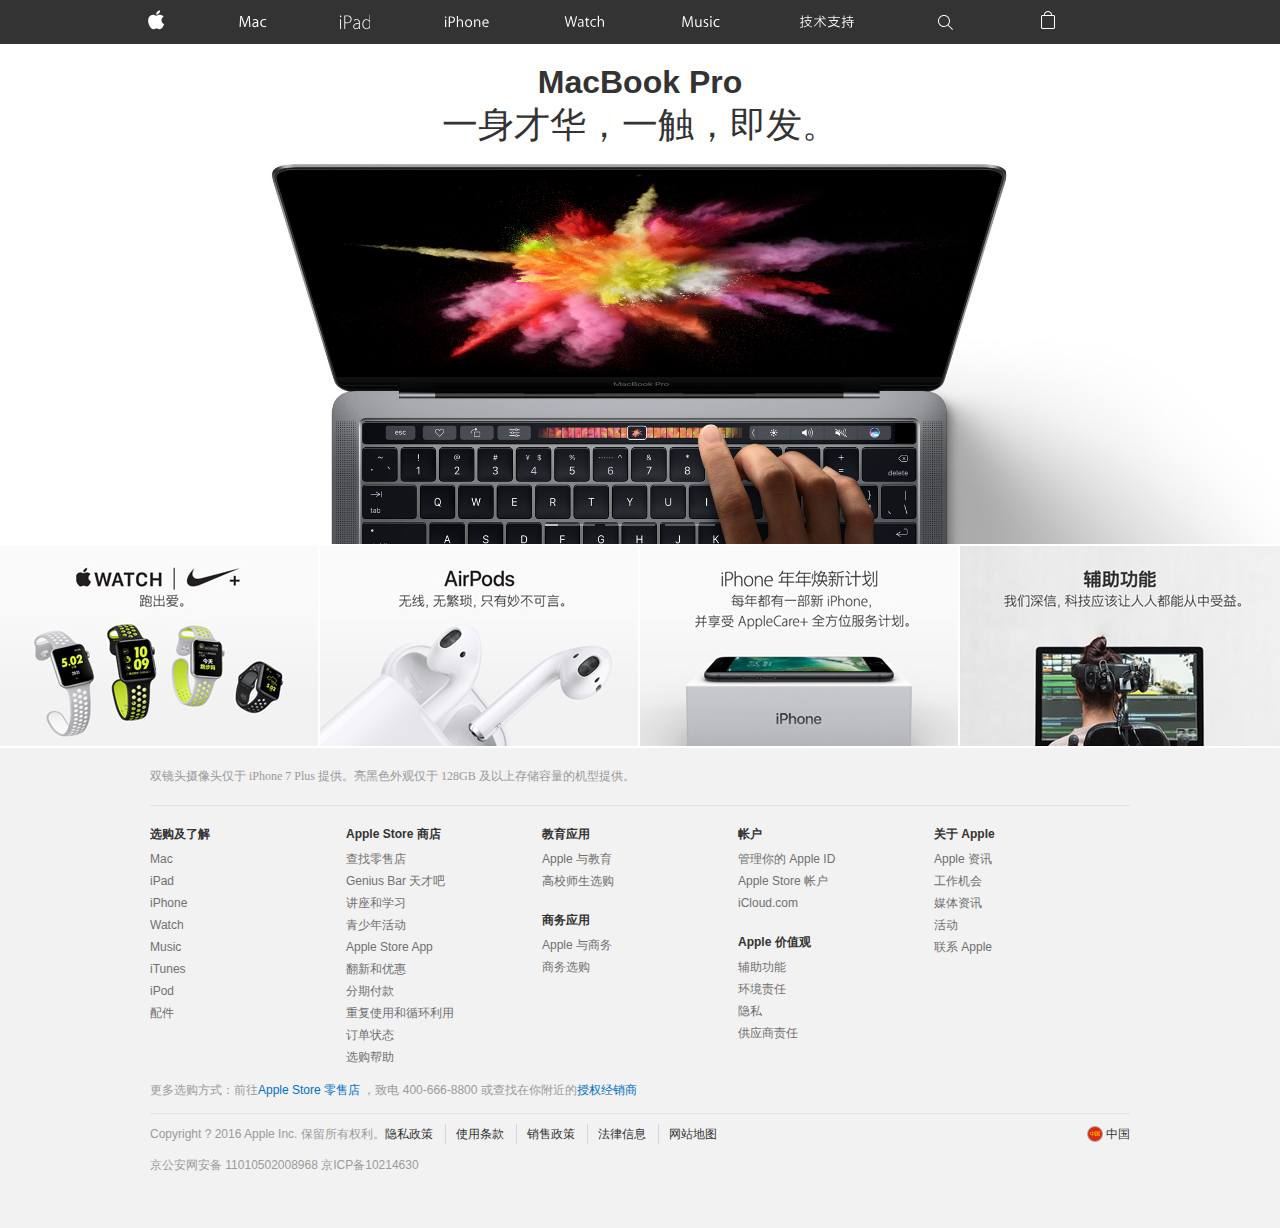
<file: apple/index.html>
<!doctype html>
<html lang="en">
<head>
    <meta charset="UTF-8">
    <meta name="viewport"
          content="width=device-width, user-scalable=no, initial-scale=1.0, maximum-scale=1.0, minimum-scale=1.0">
    <meta http-equiv="X-UA-Compatible" content="ie=edge">
    <title>Document</title>
    <link rel="stylesheet" href="css/index.css">
    <link rel="stylesheet" href="css/less.css">
    <script src="js/jquery.js"></script>
    <script src="js/index.js"></script>
</head>
<body>
    <!--<div class="header_ad">-->
        <!--<div class="adv">广告</div>-->
    <!--</div>-->
    <div class="header">
        <ul class="nav">
            <li><a href="" class="nav_apple"></a></li>
            <li><a href="" class="nav_mac"></a></li>
            <li><a href="" class="nav_ipad"></a></li>
            <li><a href="" class="nav_iphone"></a></li>
            <li><a href="" class="nav_watch"></a></li>
            <li><a href="" class="nav_music"></a></li>
            <li><a href="" class="nav_jishu"></a></li>
            <li><a href="" class="search"></a></li>
            <li><a href="" class="lock"></a></li>
        </ul>
    </div>
    <div class="header1">
        <ul class="nav">
            <li style="color:#fff;font-size: 40px" class="xiala_btn">=</li>
            <li><a href="" class="nav_apple"></a></li>
            <li><a href="" class="lock"></a></li>
        </ul>
    </div>
    <ul class="xiala">
        <li><a href="" class="xiala_1"></a></li>
        <li><a href="" class="xiala_2"></a></li>
        <li><a href="" class="xiala_3"></a></li>
        <li><a href="" class="xiala_4"></a></li>
        <li><a href="" class="xiala_5"></a></li>
        <li><a href="" class="xiala_6"></a></li>
        <li><a href="" class="xiala_7"></a></li>
        <li><a href="" class="xiala_8"></a></li>
    </ul>
    <div class="content">
        <div class="banner">
            <div class="imgbox">
                <a href="" style="z-index:2">
                    <div class="con">
                        <div class="title">
                            <h1>MacBook Pro</h1>
                            <h2>一身才华，一触，即发。</h2>
                        </div>
                    </div>
                </a>
                <a href="">
                    <div class="con1">
                        <div class="title title1">
                            <h1>iPhone</h1>
                            <h2>&nbsp;&nbsp;This is 7.</h2>
                        </div>
                    </div>
                </a>
                <a href="">
                    <div class="con2">
                        <div class="title title1">
                            <h1>Apple Special Event</h1>
                            <h2>Watch the keynote.</h2>
                        </div>
                    </div>
                </a>
            </div>
            <div class="btn lbtn">
                <div class="jt ljt"><</div>
            </div>
            <div class="btn rbtn">
                <div class="jt rjt">></div>
            </div>
            <ul class="lunbodian">
                <li><div class="progress"></div></li>
                <li><div class="progress"></div></li>
                <li><div class="progress"></div></li>
            </ul>
        </div>
        <div class="container" style="">
            <ul class="row">
                <li class="col-l-3 col-m-6 col-s-12"><a href="" class="list1 col-l-3 col-m-6 col-s-12"></a></li>
                <li class="col-l-3 col-m-6 col-s-12"><a href="" class="list2 col-l-3 col-m-6 col-s-12"></a></li>
                <li class="col-l-3 col-m-6 col-s-12"><a href="" class="list3 col-l-3 col-m-6 col-s-12"></a></li>
                <li style="border-right:none" class="col-l-3 col-m-6 col-s-12"><a href="" class="list4 col-l-3 col-m-6 col-s-12"></a></li>
            </ul>
        </div>
    </div>
    <div class="footer">
        <div class="footer_t">双镜头摄像头仅于 iPhone 7 Plus 提供。亮黑色外观仅于 128GB 及以上存储容量的机型提供。</div>
        <div class="footer_nav">
            <div class="footer_nav_ap">
                <span>选购及了解</span>
                <ul>
                    <li><a href="">Mac</a></li>
                    <li><a href="">iPad</a></li>
                    <li><a href="">iPhone</a></li>
                    <li><a href="">Watch</a></li>
                    <li><a href="">Music</a></li>
                    <li><a href="">iTunes</a></li>
                    <li><a href="">iPod</a></li>
                    <li><a href="">配件</a></li>
                </ul>
            </div>
            <div class="footer_nav_ap">
                <span>Apple Store 商店</span>
                <ul>
                    <li><a href="">查找零售店</a></li>
                    <li><a href="">Genius Bar 天才吧</a></li>
                    <li><a href="">讲座和学习</a></li>
                    <li><a href="">青少年活动</a></li>
                    <li><a href="">Apple Store App</a></li>
                    <li><a href="">翻新和优惠</a></li>
                    <li><a href="">分期付款</a></li>
                    <li><a href="">重复使用和循环利用</a></li>
                    <li><a href="">订单状态</a></li>
                    <li><a href="">选购帮助</a></li>
                </ul>
            </div>
            <div class="footer_nav_ap">
                <span>教育应用</span>
                <ul>
                    <li><a href="">Apple 与教育</a></li>
                    <li><a href="">高校师生选购</a></li>
                </ul>
                <span>商务应用</span>
                <ul>
                    <li><a href="">Apple 与商务</a></li>
                    <li><a href="">商务选购</a></li>
                </ul>
            </div>
            <div class="footer_nav_ap">
                <span>帐户</span>
                <ul>
                    <li><a href="">管理你的 Apple ID</a></li>
                    <li><a href="">Apple Store 帐户</a></li>
                    <li><a href="">iCloud.com</a></li>
                </ul>
                <span>Apple 价值观</span>
                <ul>
                    <li><a href="">辅助功能</a></li>
                    <li><a href="">环境责任</a></li>
                    <li><a href="">隐私</a></li>
                    <li><a href="">供应商责任</a></li>
                </ul>
            </div>
            <div class="footer_nav_ap">
                <span>关于 Apple</span>
                <ul>
                    <li><a href="">Apple 资讯</a></li>
                    <li><a href="">工作机会</a></li>
                    <li><a href="">媒体资讯</a></li>
                    <li><a href="">活动</a></li>
                    <li><a href="">联系 Apple</a></li>
                </ul>
            </div>
        </div>
        <div class="footer_nav1">
            <div class="footer_nav_ap1">
                <span>选购及了解 <i style="float: right;font-size: 15px">+</i></span>
                <ul>
                    <li><a href="">Mac</a></li>
                    <li><a href="">iPad</a></li>
                    <li><a href="">iPhone</a></li>
                    <li><a href="">Watch</a></li>
                    <li><a href="">Music</a></li>
                    <li><a href="">iTunes</a></li>
                    <li><a href="">iPod</a></li>
                    <li><a href="">配件</a></li>
                </ul>
            </div>
            <div class="footer_nav_ap1">
                <span>Apple Store 商店 <i style="float: right;font-size: 15px">+</i></span>
                <ul>
                    <li><a href="">查找零售店</a></li>
                    <li><a href="">Genius Bar 天才吧</a></li>
                    <li><a href="">讲座和学习</a></li>
                    <li><a href="">青少年活动</a></li>
                    <li><a href="">Apple Store App</a></li>
                    <li><a href="">翻新和优惠</a></li>
                    <li><a href="">分期付款</a></li>
                    <li><a href="">重复使用和循环利用</a></li>
                    <li><a href="">订单状态</a></li>
                    <li><a href="">选购帮助</a></li>
                </ul>
            </div>
            <div class="footer_nav_ap1">
                <span>教育应用<i style="float: right;font-size: 15px">+</i></span>
                <ul>
                    <li><a href="">Apple 与教育</a></li>
                    <li><a href="">高校师生选购</a></li>
                </ul>
                </div>
            <div class="footer_nav_ap1">
                <span>商务应用 <i style="float: right;font-size: 15px">+</i></span>
                <ul>
                    <li><a href="">Apple 与商务</a></li>
                    <li><a href="">商务选购</a></li>
                </ul>
            </div>
            <div class="footer_nav_ap1">
                <span>帐户 <i style="float: right;font-size: 15px">+</i></span>
                <ul>
                    <li><a href="">管理你的 Apple ID</a></li>
                    <li><a href="">Apple Store 帐户</a></li>
                    <li><a href="">iCloud.com</a></li>
                </ul>
            </div>
            <div class="footer_nav_ap1">
                <span>Apple 价值观 <i style="float: right;font-size: 15px">+</i></span>
                <ul>
                    <li><a href="">辅助功能</a></li>
                    <li><a href="">环境责任</a></li>
                    <li><a href="">隐私</a></li>
                    <li><a href="">供应商责任</a></li>
                </ul>
            </div>
            <div class="footer_nav_ap1">
                <span>关于 Apple <i style="float: right;font-size: 15px">+</i></span>
                <ul>
                    <li><a href="">Apple 资讯</a></li>
                    <li><a href="">工作机会</a></li>
                    <li><a href="">媒体资讯</a></li>
                    <li><a href="">活动</a></li>
                    <li><a href="">联系 Apple</a></li>
                </ul>
            </div>
        </div>
        <div class="footer_info">
            <div class="footer_shop">更多选购方式：前往<a href="">Apple Store 零售店</a>
                ，致电 400-666-8800 或查找在你附近的<a href="">授权经销商</a>
            </div>
            <div class="footer_about">
                <div class="banquan col-s-12">Copyright ? 2016 Apple Inc. 保留所有权利。</div>
                <div class="more col-s-12">
                    <a href="">隐私政策</a>
                    <a href="">使用条款</a>
                    <a href="">销售政策</a>
                    <a href="">法律信息</a>
                    <a href="" style="border-right:none">网站地图</a>
                </div>
                <div class="china col-s-12">
                    <a href="" style="line-height: 20px">
                        <span class="china_img"></span>&nbsp;中国
                    </a>
                </div>
            </div>
            <div class="footer_last">
                <span>京公安网安备 11010502008968</span>
                <a href="">京ICP备10214630</a>
            </div>
        </div>
    </div>
</body>
</html>
</file>
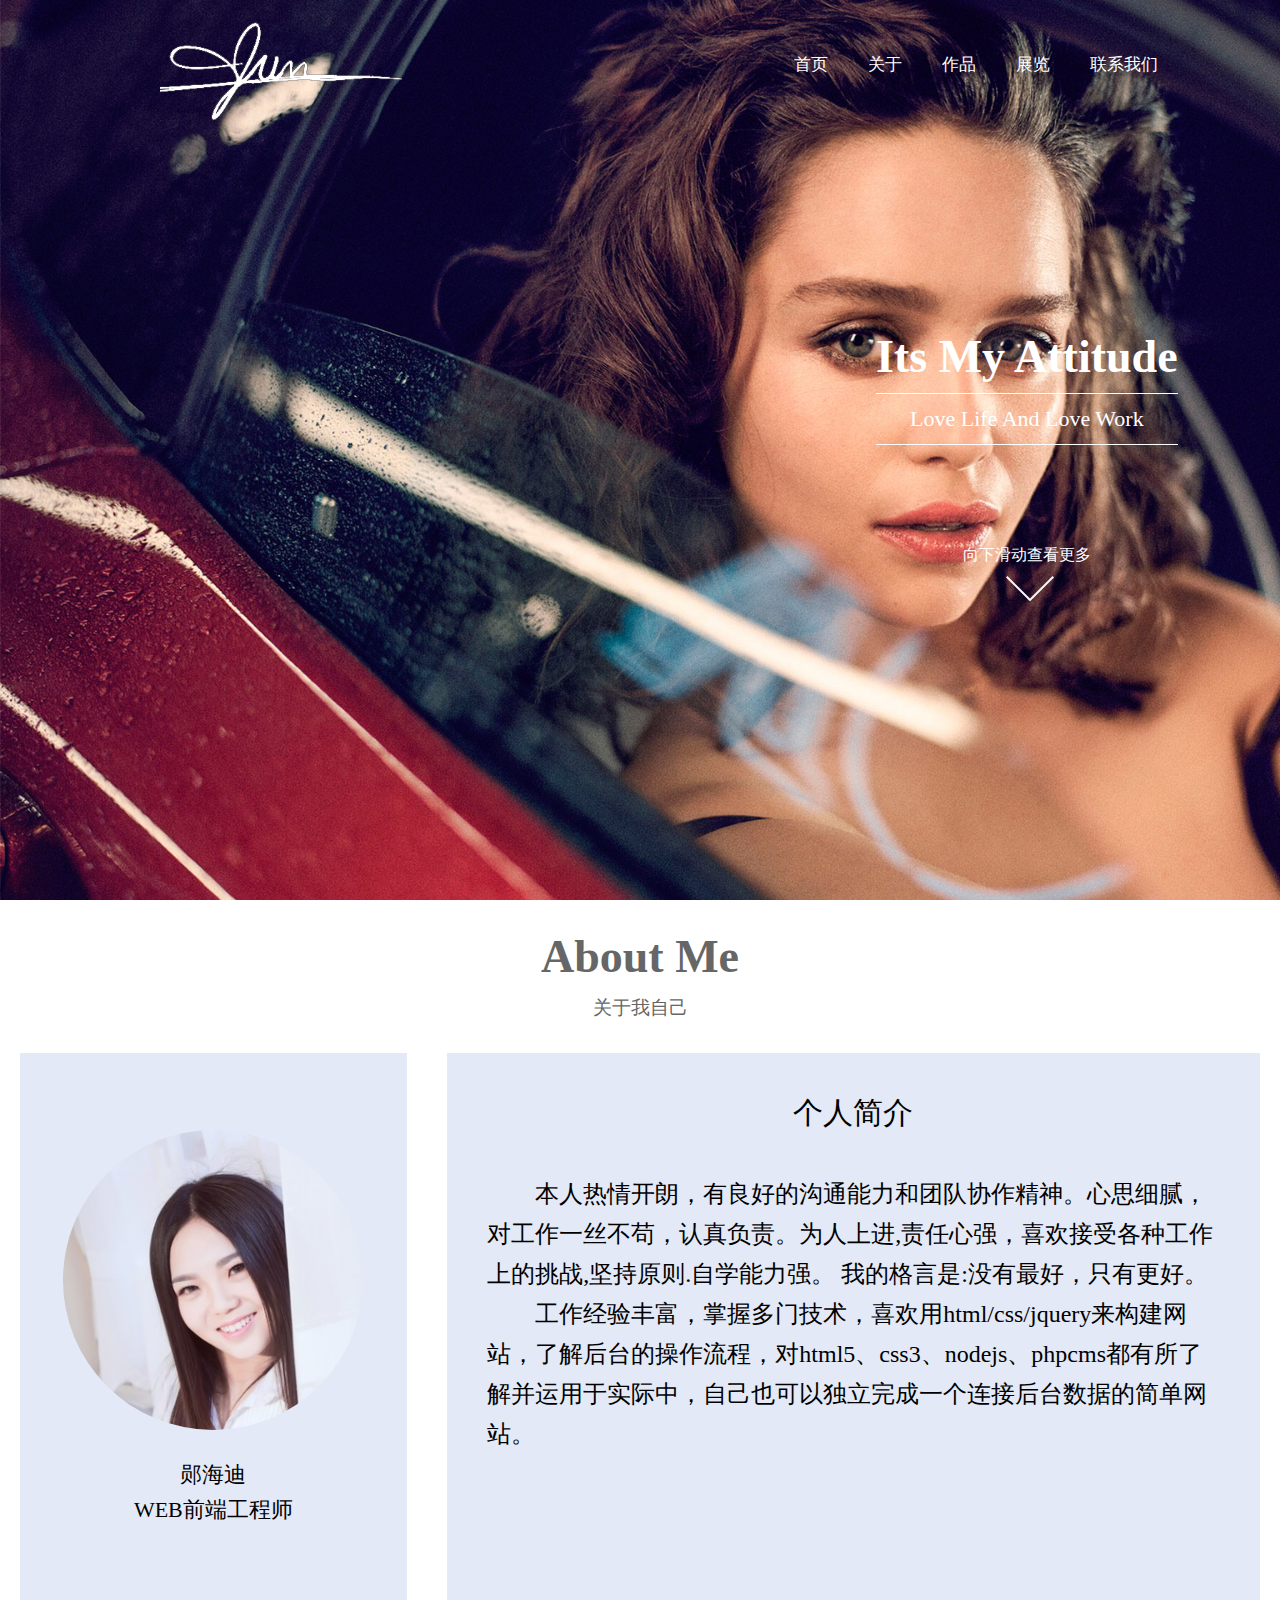
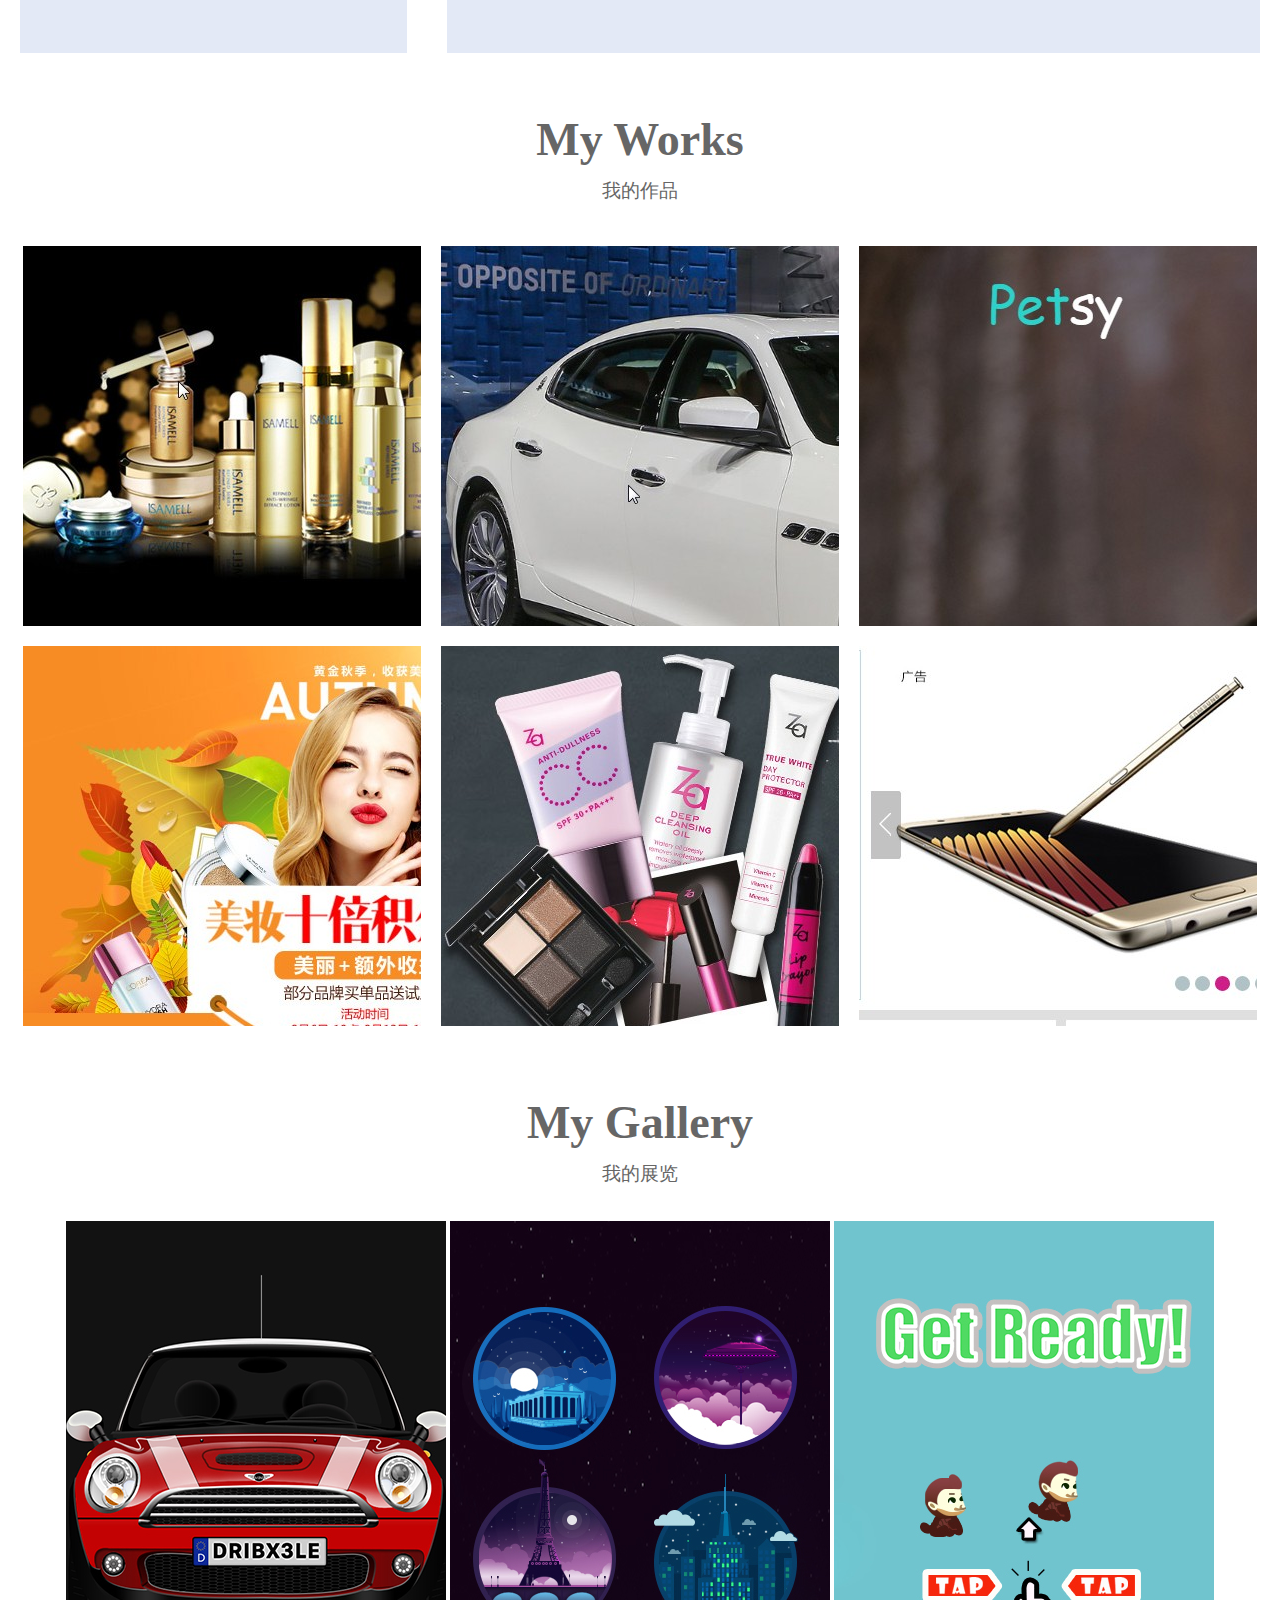
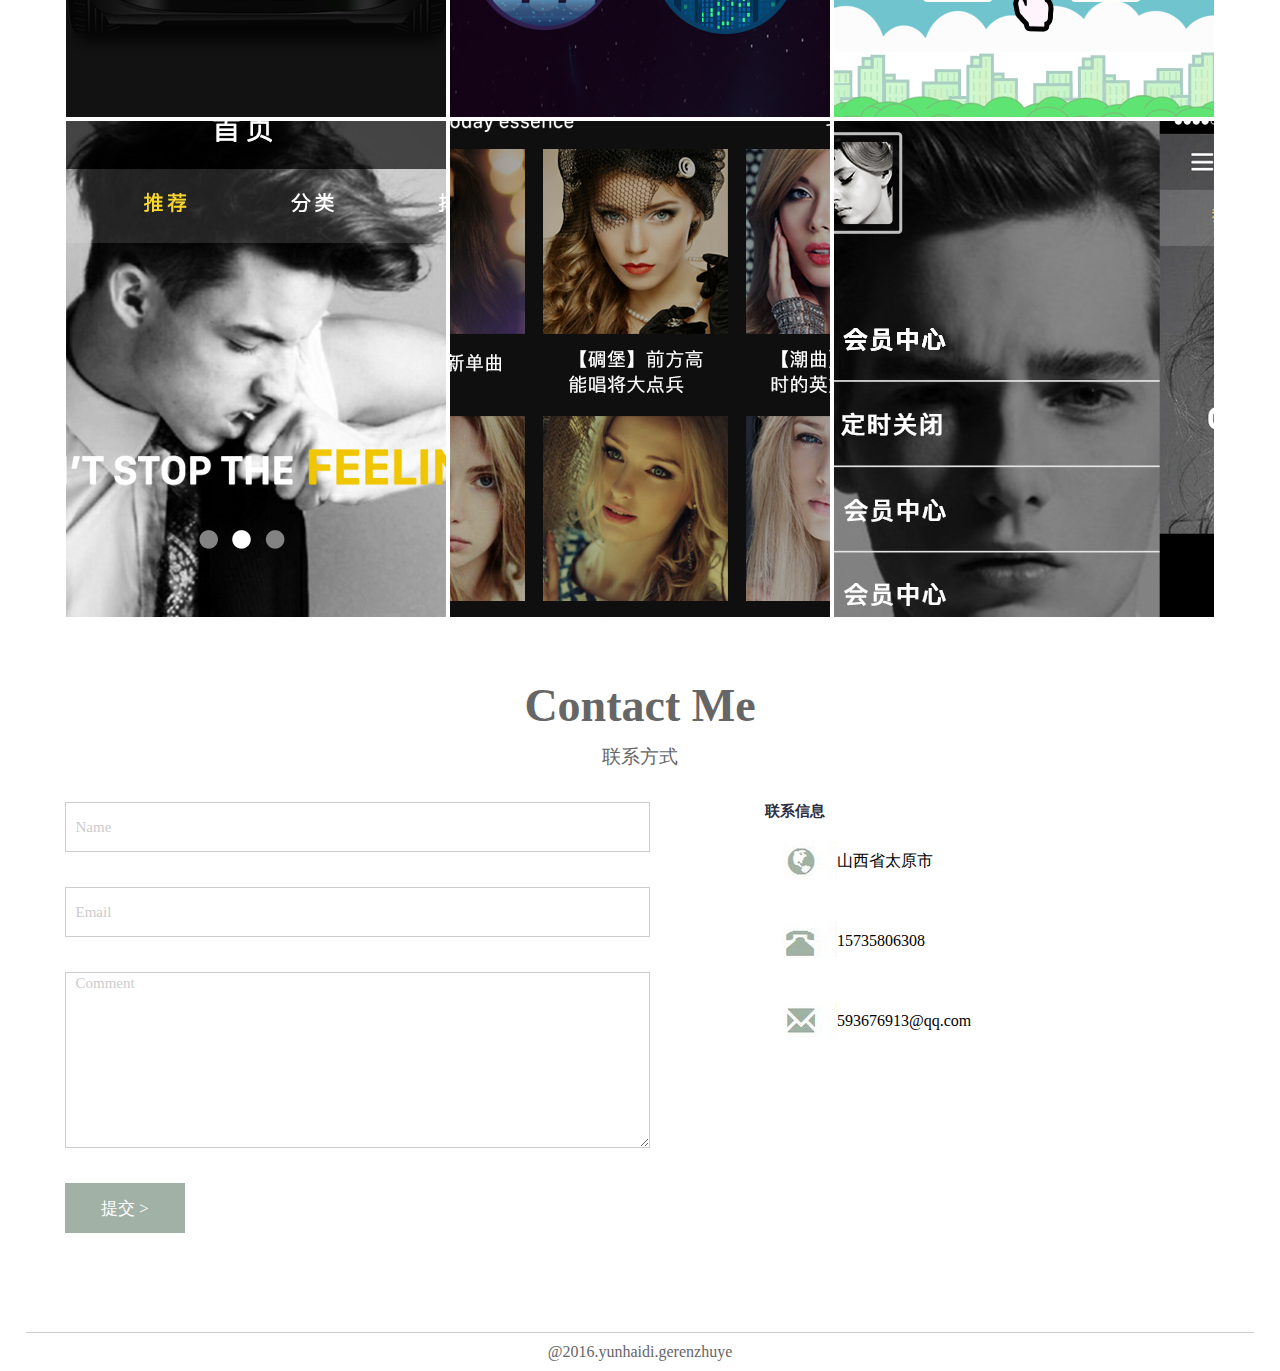
<file: personal/index.html>
<!doctype html>
<html lang="en">
<head>
    <meta charset="UTF-8">
    <meta name="viewport"
          content="width=device-width, user-scalable=no, initial-scale=1.0, maximum-scale=1.0, minimum-scale=1.0">
    <meta http-equiv="X-UA-Compatible" content="ie=edge">
    <title>Document</title>
    <link rel="stylesheet" href="css/index.css">
    <link rel="stylesheet" href="css/in.css">
    <script src="js/jquery.js"></script>
    <script src="js/index.js"></script>
</head>
<body>
<!--头部-->
<div class="background"></div>
<div class="header">
    <div class="logo"></div>
    <ul class="nav">
        <li><a href="">首页</a></li>
        <li class="a"><a href="#">关于</a></li>
        <li class="b"><a href="#">作品</a></li>
        <li class="c"><a href="#">展览</a></li>
        <li class="d"><a href="#">联系我们</a></li>
    </ul>
</div>
<div class="my"><div class="titles">Its My Attitude</div>
    <div class="con">Love Life And Love Work</div>
    <div class="xia">向下滑动查看更多</div>
</div>
<!--内容-->
<!--关于-->
<div class="about">
    <div class="aboutme">
        <div class="title_e">About Me</div>
        <div class="title">关于我自己</div>
    </div>
    <div class="container aboutcon" style="width: 100%">
        <div class="row">
            <div class="left col-l-4 col-m-12 col-s-12">
                <div class="color1">
                    <div class="toux">
                        <img src="img/2016-11-13_222214.jpg" alt="" width="350px">
                    </div>
                    <span class="name">郧海迪</span>
                    <span class="zhi">WEB前端工程师</span>
                </div>
            </div>
            <div class="right col-l-8 col-m-12 col-s-12">
                <div class="color2">
                    <span class="w1">个人简介</span>
                    <span class="w2">本人热情开朗，有良好的沟通能力和团队协作精神。心思细腻，对工作一丝不苟，认真负责。为人上进,责任心强，喜欢接受各种工作上的挑战,坚持原则.自学能力强。
我的格言是:没有最好，只有更好。</span>
                    <span class="w2">工作经验丰富，掌握多门技术，喜欢用html/css/jquery来构建网站，了解后台的操作流程，对html5、css3、nodejs、phpcms都有所了解并运用于实际中，自己也可以独立完成一个连接后台数据的简单网站。</span>
                </div>
            </div>
        </div>
    </div>
</div>
<!--作品-->
<div class="works">
    <div class="aboutme">
        <div class="title_e">My Works</div>
        <div class="title">我的作品</div>
    </div>
    <div class="container workscon">
        <ul class="row">
            <li>
                <div class="works_img">
                    <img src="img/2016-11-13_232901.jpg" alt="">
                    <div class="more_info">
                        <h3>伊莎美尔</h3>
                        <p>By yunhaidi</p>
                        <a href=""><div>Take a Look</div></a>
                    </div>
                </div>
            </li>
            <li>
                <div class="works_img">
                    <img src="img/2016-11-13_233235.jpg" alt="">
                    <div class="more_info">
                        <h3>车行天下</h3>
                        <p>By yunhaidi</p>
                        <a href=""><div>Take a Look</div></a>
                    </div>
                </div>
            </li>
            <li>
                <div class="works_img">
                    <img src="img/2016-11-14_000859.jpg" alt="">
                    <div class="more_info">
                        <h3>新闻发布系统</h3>
                        <p>By yunhaidi</p>
                        <a href=""><div>Take a Look</div></a>
                    </div>
                </div>
            </li>
            <li>
                <div class="works_img">
                    <img src="img/2016-11-14_001054.jpg" alt="">
                    <div class="more_info">
                        <h3>银泰网</h3>
                        <p>By yunhaidi</p>
                        <a href=""><div>Take a Look</div></a>
                    </div>
                </div>
            </li>
            <li>
                <div class="works_img">
                    <img src="img/2016-11-14_001339.jpg" alt="">
                    <div class="more_info">
                        <h3>京东网</h3>
                        <p>By yunhaidi</p>
                        <a href=""><div>Take a Look</div></a>
                    </div>
                </div>
            </li>
            <li>
                <div class="works_img">
                    <img src="img/2016-11-14_001237.jpg" alt="">
                    <div class="more_info">
                        <h3>移动商城</h3>
                        <p>By yunhaidi</p>
                        <a href=""><div>Take a Look</div></a>
                    </div>
                </div>
            </li>

        </ul>
    </div>
</div>
<!--gallery-->
<div class="works life">
    <div class="aboutme">
        <div class="title_e">My Gallery</div>
        <div class="title">我的展览</div>
    </div>
    <div class="container lifecon" style="background: #ccc">
        <ul class="row">
            <li class="col-l-4 col-m-6 col-s-6" style="background: url(img/a4.jpg) center"></li>
            <li class="col-l-4 col-m-6 col-s-6" style="background: url(img/a5.jpg) center"></li>
            <li class="col-l-4 col-m-6 col-s-6" style="background: url(img/a6.jpg) center"></li>
            <li class="col-l-4 col-m-6 col-s-6" style="background: url(img/a1.jpg) center"></li>
            <li class="col-l-4 col-m-6 col-s-6" style="background: url(img/a2.jpg) center"></li>
            <li class="col-l-4 col-m-6 col-s-6" style="background: url(img/a3.jpg) center"></li>
        </ul>
    </div>
</div>
<div class="works contact">
    <div class="aboutme">
        <div class="title_e">Contact Me</div>
        <div class="title">联系方式</div>
    </div>
    <div class="container contactme">
        <div class="row">
            <div class="info1 col-l-7 col-s-12">
                <div class="contact1">
                    <form action="">
                        <input type="text" value="Name" id="name">
                        <input type="text" value="Email" id="email">
                        <textarea name="" cols="30" rows="10" id="comment">Comment</textarea>
                        <input type="submit" value="提交&nbsp;>" id="submit">
                    </form>
                </div>
            </div>
            <div class="info2 col-l-5 col-s-12">
                <div class="contact2">
                    <span class="w3">联系信息</span>
                    <div class="detail">
                        <div class="detail_l"><img src="img/01.png" alt=""></div>
                        <div class="detail_r">山西省太原市</div>
                    </div>
                    <div class="detail">
                        <div class="detail_l"><img src="img/02.png" alt=""></div>
                        <div class="detail_r">15735806308</div>
                    </div>
                    <div class="detail">
                        <div class="detail_l"><img src="img/03.png" alt=""></div>
                        <div class="detail_r">593676913@qq.com</div>
                    </div>
                </div>
            </div>
        </div>
    </div>

</div>
<div class="line"></div>
<div class="footer">@2016.yunhaidi.gerenzhuye</div>
</body>
</html>
</file>
<file: apple/css/index.css>
body,
ul,
li,
h4,
h1,
h2 {
  padding: 0;
  margin: 0;
  list-style: none;
}
a {
  display: block;
  text-decoration: none;
  color: #333;
}
h1 {
  padding-top: 20px;
  font-family: "HanHei SC", "PingHei", "PingFang SC", "STHeitiSC-Light", "Helvetica Neue", "Helvetica", "Arial", sans-serif;
}
h2 {
  font-size: 36px;
  font-weight: 400;
  font-family: 'HanHei SC', 'PingFang SC', 'Helvetica Neue', 'Helvetica', 'STHeitiSC-Light', 'Arial', sans-serif;
}
.header_ad {
  width: 100%;
  height: 40px;
  background: #444;
}
.adv {
  margin: 0 auto;
  max-width: 976px;
  color: #a8a8aa;
  font-size: 12px;
  text-align: right;
  line-height: 40px;
  font-family: "HanHei SC", PingHei, "PingFang SC", "Helvetica Neue", Helvetica, Arial, sans-serif;
}
.header {
  width: 100%;
  height: 44px;
  background: #333;
}
.header1 {
  width: 100%;
  height: 44px;
  background: #333;
  position: relative;
  display: none;
}
@media screen and (max-width: 763px) {
  .header {
    display: none;
  }
  .header1 {
    display: block;
  }
  .xiala {
    display: block;
  }
  .header1 .nav li:nth-child(1) {
    padding: 0 0 0 20px;
  }
  .header1 .nav li:nth-child(2) {
    padding: 0 36%;
  }
  .con {
    width: 100%;
    height: 432px;
    background: url("../img/1s.jpg") no-repeat center 10px;
    background-size: cover;
  }
  .con1 {
    width: 100%;
    height: 432px;
    background: #000 url("../img/2.jpg") no-repeat bottom center;
    background-size: contain;
  }
  .con2 {
    width: 100%;
    height: 432px;
    background: #000 url("../img/3s.jpg") no-repeat center;
    background-size: cover;
  }
}
.xiala {
  position: absolute;
  top: 44px;
  left: 0;
  width: 100%;
  height: 100%;
  background: #000;
  z-index: 99;
  display: none;
  overflow: hidden;
}
.xiala li {
  width: 80%;
  margin: 0 auto;
  height: 48px;
  border-bottom: 1px solid #333;
}
.xiala_1 {
  width: 100%;
  height: 100%;
  background: url(../img/a1.svg) no-repeat;
}
.xiala_2 {
  width: 100%;
  height: 100%;
  background: url(../img/a2.svg) no-repeat;
}
.xiala_3 {
  width: 100%;
  height: 100%;
  background: url(../img/a3.svg) no-repeat;
}
.xiala_4 {
  width: 100%;
  height: 100%;
  background: url(../img/a4.svg) no-repeat;
}
.xiala_5 {
  width: 100%;
  height: 100%;
  background: url(../img/a5.svg) no-repeat;
}
.xiala_6 {
  width: 100%;
  height: 100%;
  background: url(../img/a6.svg) no-repeat;
}
.xiala_7 {
  width: 100%;
  height: 100%;
  background: url(../img/a7.svg) no-repeat;
}
.nav {
  max-width: 1060px;
  height: 100%;
  margin: 0 auto;
  text-align: center;
}
.nav li {
  height: 100%;
  float: left;
  padding: 0 3.4%;
}
.nav li:nth-last-child{
  padding: none;
}
.nav li:hover {
  opacity: 0.6;
}
.nav_apple {
  width: 20px;
  height: 100%;
  background: url(../img/image_large.svg) no-repeat;
}
.nav_mac {
  width: 30px;
  height: 100%;
  background: url(../img/1.svg) no-repeat center;
}
.nav_ipad {
  width: 30px;
  height: 100%;
  background: url(../img/2.svg) no-repeat center;
}
.nav_iphone {
  width: 50px;
  height: 100%;
  background: url(../img/3.svg) no-repeat center;
}
.nav_watch {
  width: 40px;
  height: 100%;
  background: url(../img/4.svg) no-repeat center;
}
.nav_music {
  width: 50px;
  height: 100%;
  background: url(../img/5.svg) no-repeat center;
}
.nav_jishu {
  width: 60px;
  height: 100%;
  background: url(../img/6.svg) no-repeat center;
}
.search {
  width: 30px;
  height: 100%;
  background: url(../img/7.svg) no-repeat center;
}
.lock {
  width: 30px;
  height: 100%;
  background: url(../img/8.svg) no-repeat center;
}
.content {
  width: 100%;
}
.banner {
  height: 500px;
  width: 100%;
  overflow: hidden;
  position: relative;
}
.imgbox {
  height: 500px;
  width: 100%;
  overflow: hidden;
  position: relative;
}
.imgbox a {
  width: 100%;
  height: 100%;
  position: absolute;
  top: 0;
  left: 0;
}
.jt {
  width: 60px;
  height: 60px;
  border-radius: 50%;
  background: rgba(180, 180, 180, 0.25);
  line-height: 60px;
  text-align: center;
  color: #666;
  font-size: 40px;
  font-weight: bold;
  position: absolute;
  top: 0;
  bottom: 0;
  margin: auto 0;
  cursor: pointer;
  z-index: 999;
  opacity: 0;
  transition: opacity 1s linear;
}
.ljt {
  left: 20px;
}
.rjt {
  right: 20px;
}
.btn {
  width: 20%;
  height: 100%;
  position: absolute;
  top: 0;
  z-index: 3;
}
.lbtn {
  left: 0;
}
.rbtn {
  right: 0;
}
.btn:hover .jt {
  opacity: 0.5;
}
.lunbodian {
  width: 200px;
  height: 10px;
  position: absolute;
  bottom: 10px;
  left: 0;
  right: 0;
  margin: 0 auto;
  z-index: 99;
}
.lunbodian li {
  height: 2px;
  width: 50px;
  margin: 0 5px;
  float: left;
  cursor: pointer;
  background: rgba(255, 255, 255, 0.3);
}
.lunbodian div {
  height: 100%;
  width: 0;
  background: rgba(255, 255, 255, 0.6);
}
.title {
  width: 100%;
  text-align: center;
}
.title1 {
  color: #fff;
}
.con {
  width: 100%;
  height: 500px;
  background: #fff url("../img/1s.jpg") no-repeat center 120px;
  background-size: cover;
}
.con1 {
  width: 100%;
  height: 500px;
  background: #000 url("../img/2.jpg") no-repeat center;
  background-size: contain;
}
.con2 {
  width: 100%;
  height: 500px;
  background: #000 url("../img/3s.jpg") no-repeat center;
  background-size: cover;
}
@media screen and (min-width: 720px) {
  .con {
    width: 100%;
    height: 500px;
    background: #fff url("../img/1m.jpg") no-repeat center 120px;
    background-size: cover;
  }
  .con1 {
    width: 100%;
    height: 500px;
    background: #000 url("../img/2.jpg") no-repeat center;
    background-size: contain;
  }
  .con2 {
    width: 100%;
    height: 500px;
    background: #000 url("../img/3m.jpg") no-repeat center;
    background-size: cover;
  }
}
@media screen and (min-width: 1060px) {
  .con {
    width: 100%;
    height: 500px;
    background: #fff url("../img/1.jpg") no-repeat center 120px;
    background-size: cover;
  }
  .con1 {
    width: 100%;
    height: 500px;
    background: #000 url("../img/2.jpg") no-repeat center;
    background-size: contain;
  }
  .con2 {
    width: 100%;
    height: 500px;
    background: #000 url("../img/3.jpg") no-repeat center -260px;
    background-size: cover;
  }
}
.row {
  width: 100%;
}
.row li {
  width: 25%;
  box-sizing: border-box;
  border-right: 2px solid #fff;
  border-top: 2px solid #fff;
  float: left;
  height: 200px;
}
.row a {
  height: 200px;
}
.list1 {
  background: url(../img/4.jpg) no-repeat center;
}
.list2 {
  background: url(../img/5.jpg) no-repeat center;
}
.list3 {
  background: url(../img/6.jpg) no-repeat center;
}
.list4 {
  background: url(../img/7.jpg) no-repeat center;
}
.footer {
  width: 100%;
  overflow: hidden;
  border-top: 4px solid #fff;
  background: #F2F2F2;
  font-size: 12px;
  font-family: "HanHei SC", "PingHei", "PingFang SC", "STHeitiSC-Light", "Helvetica Neue", "Helvetica", "Arial", sans-serif;
}
.footer_t {
  max-width: 980px;
  margin: 0 auto;
  border-bottom: 1px solid #E3E3E3;
  color: #999;
  font-family: "微软雅黑";
  padding: 20px 0;
}
.footer_nav {
  max-width: 980px;
  margin: 0 auto;
  overflow: hidden;
}
.footer_nav1 {
  display: none;
  width: 100%;
  height: 100%;
}
.footer_nav1_ap1 {
  width: 100%;
}
.footer_nav1 span {
  display: block;
  line-height: 40px;
  height: 40px;
  width: 95%;
  margin: 0 auto;
  border-bottom: 1px solid #ccc;
  font-weight: bold;
  color: #333;
}
.footer_nav1 ul {
  display: none;
}
.footer_nav1 a {
  margin-left: 22px;
  color: #707070;
  line-height: 22px;
}
.footer_nav1 a:hover {
  color: #000;
  text-decoration: underline;
}
@media screen and (max-width: 763px) {
  .footer_nav {
    display: none;
  }
  .footer_nav1 {
    display: block;
  }
}
.footer_nav_ap {
  width: 20%;
  float: left;
}
.footer_nav span {
  display: block;
  padding: 20px 0 5px 0;
  font-weight: bold;
  color: #333;
}
.footer_nav a {
  color: #707070;
  line-height: 22px;
}
.footer_nav a:hover {
  color: #000;
  text-decoration: underline;
}
.footer_info {
  max-width: 980px;
  margin: 0 auto;
}
.footer_shop {
  width: 100%;
  padding: 14px 0;
  color: #9B9B9B;
  border-bottom: 1px solid #E3E3E3;
}
.footer_shop a {
  color: #0070C9;
  display: inline-block;
}
.footer_shop a:hover {
  color: #000;
  text-decoration: underline;
}
.footer_about {
  width: 100%;
  line-height: 10px;
  padding: 10px 0;
}
.banquan {
  color: #9B9B9B;
  float: left;
  line-height: 20px;
}
.more {
  float: left;
}
.more a {
  line-height: 20px;
  border-right: 1px solid #d6d6d6;
  float: left;
  padding-right: 12px;
  margin-right: 10px;
}
.more a:hover {
  color: #000;
  text-decoration: underline;
}
.china {
  float: right;
}
.china a:hover {
  color: #000;
  text-decoration: underline;
}
.china_img {
  margin-top: 2px;
  width: 16px;
  height: 16px;
  display: block;
  float: left;
  background: url("../img/16.png") no-repeat center;
}
.footer_last {
  float: left;
  width: 980px;
  line-height: 26px;
  color: #9B9B9B;
  padding: 8px 0 50px 0;
}
.footer_last a {
  display: inline-block;
  color: #9B9B9B;
}
.footer_last a:hover {
  text-decoration: underline;
}
</file>
<file: apple/css/less.css>
* {
  box-sizing: border-box;
}
/*小屏的时候*/
.container {
  width: 100%;
  margin: auto;
}
.container > .row {
  width: 100%;
}
.container > .row:before,
.container > .row:after {
  content: "";
  display: block;
}
.container > .row:after {
  clear: both;
}
.container-fluid {
  width: 100%;
  margin: auto;
}
.container-fluid > .row {
  width: 100%;
}
.container-fluid > .row:before,
.container-fluid > .row:after {
  content: "";
  display: block;
}
.container-fluid > .row:after {
  clear: both;
}
/*最小屏*/
.container > .row > .col-s-1 {
  float: left;
  width: 8.33333333%;
}
.container-fluid > .row > .col-s-1 {
  float: left;
  width: 8.33333333%;
}
.container > .row > .col-s-2 {
  float: left;
  width: 16.66666667%;
}
.container-fluid > .row > .col-s-2 {
  float: left;
  width: 16.66666667%;
}
.container > .row > .col-s-3 {
  float: left;
  width: 25%;
}
.container-fluid > .row > .col-s-3 {
  float: left;
  width: 25%;
}
.container > .row > .col-s-4 {
  float: left;
  width: 33.33333333%;
}
.container-fluid > .row > .col-s-4 {
  float: left;
  width: 33.33333333%;
}
.container > .row > .col-s-5 {
  float: left;
  width: 41.66666667%;
}
.container-fluid > .row > .col-s-5 {
  float: left;
  width: 41.66666667%;
}
.container > .row > .col-s-6 {
  float: left;
  width: 50%;
}
.container-fluid > .row > .col-s-6 {
  float: left;
  width: 50%;
}
.container > .row > .col-s-7 {
  float: left;
  width: 58.33333333%;
}
.container-fluid > .row > .col-s-7 {
  float: left;
  width: 58.33333333%;
}
.container > .row > .col-s-8 {
  float: left;
  width: 66.66666667%;
}
.container-fluid > .row > .col-s-8 {
  float: left;
  width: 66.66666667%;
}
.container > .row > .col-s-9 {
  float: left;
  width: 75%;
}
.container-fluid > .row > .col-s-9 {
  float: left;
  width: 75%;
}
.container > .row > .col-s-10 {
  float: left;
  width: 83.33333333%;
}
.container-fluid > .row > .col-s-10 {
  float: left;
  width: 83.33333333%;
}
.container > .row > .col-s-11 {
  float: left;
  width: 91.66666667%;
}
.container-fluid > .row > .col-s-11 {
  float: left;
  width: 91.66666667%;
}
.container > .row > .col-s-12 {
  float: left;
  width: 100%;
}
.container-fluid > .row > .col-s-12 {
  float: left;
  width: 100%;
}
.col-s-hide {
  display: none;
}
/*中屏*/
@media screen and (min-width: 660px) {
  .container {
    width: 100%;
    margin: auto;
  }
  .container > .row > .col-m-1 {
    float: left;
    width: 8.33333333%;
  }
  .container-fluid > .row > .col-m-1 {
    float: left;
    width: 8.33333333%;
  }
  .container > .row > .col-m-2 {
    float: left;
    width: 16.66666667%;
  }
  .container-fluid > .row > .col-m-2 {
    float: left;
    width: 16.66666667%;
  }
  .container > .row > .col-m-3 {
    float: left;
    width: 25%;
  }
  .container-fluid > .row > .col-m-3 {
    float: left;
    width: 25%;
  }
  .container > .row > .col-m-4 {
    float: left;
    width: 33.33333333%;
  }
  .container-fluid > .row > .col-m-4 {
    float: left;
    width: 33.33333333%;
  }
  .container > .row > .col-m-5 {
    float: left;
    width: 41.66666667%;
  }
  .container-fluid > .row > .col-m-5 {
    float: left;
    width: 41.66666667%;
  }
  .container > .row > .col-m-6 {
    float: left;
    width: 50%;
  }
  .container-fluid > .row > .col-m-6 {
    float: left;
    width: 50%;
  }
  .container > .row > .col-m-7 {
    float: left;
    width: 58.33333333%;
  }
  .container-fluid > .row > .col-m-7 {
    float: left;
    width: 58.33333333%;
  }
  .container > .row > .col-m-8 {
    float: left;
    width: 66.66666667%;
  }
  .container-fluid > .row > .col-m-8 {
    float: left;
    width: 66.66666667%;
  }
  .container > .row > .col-m-9 {
    float: left;
    width: 75%;
  }
  .container-fluid > .row > .col-m-9 {
    float: left;
    width: 75%;
  }
  .container > .row > .col-m-10 {
    float: left;
    width: 83.33333333%;
  }
  .container-fluid > .row > .col-m-10 {
    float: left;
    width: 83.33333333%;
  }
  .container > .row > .col-m-11 {
    float: left;
    width: 91.66666667%;
  }
  .container-fluid > .row > .col-m-11 {
    float: left;
    width: 91.66666667%;
  }
  .container > .row > .col-m-12 {
    float: left;
    width: 100%;
  }
  .container-fluid > .row > .col-m-12 {
    float: left;
    width: 100%;
  }
  .col-s-hide {
    display: block;
  }
  .col-l-hide {
    display: block;
  }
  .col-m-hide {
    display: none;
  }
}
/*大屏*/
@media screen and (min-width: 1060px) {
  .container {
    width: 100%;
    margin: auto;
  }
  .container > .row > .col-l-1 {
    float: left;
    width: 8.33333333%;
  }
  .container-fluid > .row > .col-l-1 {
    float: left;
    width: 8.33333333%;
  }
  .container > .row > .col-l-2 {
    float: left;
    width: 16.66666667%;
  }
  .container-fluid > .row > .col-l-2 {
    float: left;
    width: 16.66666667%;
  }
  .container > .row > .col-l-3 {
    float: left;
    width: 25%;
  }
  .container-fluid > .row > .col-l-3 {
    float: left;
    width: 25%;
  }
  .container > .row > .col-l-4 {
    float: left;
    width: 33.33333333%;
  }
  .container-fluid > .row > .col-l-4 {
    float: left;
    width: 33.33333333%;
  }
  .container > .row > .col-l-5 {
    float: left;
    width: 41.66666667%;
  }
  .container-fluid > .row > .col-l-5 {
    float: left;
    width: 41.66666667%;
  }
  .container > .row > .col-l-6 {
    float: left;
    width: 50%;
  }
  .container-fluid > .row > .col-l-6 {
    float: left;
    width: 50%;
  }
  .container > .row > .col-l-7 {
    float: left;
    width: 58.33333333%;
  }
  .container-fluid > .row > .col-l-7 {
    float: left;
    width: 58.33333333%;
  }
  .container > .row > .col-l-8 {
    float: left;
    width: 66.66666667%;
  }
  .container-fluid > .row > .col-l-8 {
    float: left;
    width: 66.66666667%;
  }
  .container > .row > .col-l-9 {
    float: left;
    width: 75%;
  }
  .container-fluid > .row > .col-l-9 {
    float: left;
    width: 75%;
  }
  .container > .row > .col-l-10 {
    float: left;
    width: 83.33333333%;
  }
  .container-fluid > .row > .col-l-10 {
    float: left;
    width: 83.33333333%;
  }
  .container > .row > .col-l-11 {
    float: left;
    width: 91.66666667%;
  }
  .container-fluid > .row > .col-l-11 {
    float: left;
    width: 91.66666667%;
  }
  .container > .row > .col-l-12 {
    float: left;
    width: 100%;
  }
  .container-fluid > .row > .col-l-12 {
    float: left;
    width: 100%;
  }
  .col-s-hide {
    display: block;
  }
  .col-m-hide {
    display: block;
  }
  .col-l-hide {
    display: none;
  }
  .list1 {
    background: url(../img/8.jpg) no-repeat center;
  }
  .list2 {
    background: url(../img/9.jpg) no-repeat center;
  }
  .list3 {
    background: url(../img/10.jpg) no-repeat center;
  }
  .list4 {
    background: url(../img/11.jpg) no-repeat center;
  }
}
/*清除浮动*/
</file>
<file: personal/css/index.css>
body,ul,li,div,a{
    padding:0;margin:0;
    list-style: none;
    font-family: "微软雅黑";
}
a{
    display: block;
    text-decoration: none;
    color: #333;
}
html,body{
    width:100%;
    height:100%;
}
.header{
    width:100%;
    height:88px;
    position: absolute;
    top:20px;
}
.logo{
    width:350px;
    height:100px;
    background:url("../img/2.png") no-repeat center;
    background-size:contain;
    position: absolute;
    left:8%;
}
.nav{
    position: absolute;
    top:25px;
    right:8%;
}
.nav li{
    box-sizing: border-box;
    float: left;
    padding:0 20px;
}
.nav li a{
    color:#fff;
    line-height: 40px;
    font-size: 17px;
    font-family: "微软雅黑";
}
.background{
    width:100%;
    height:100%;
    background: url("../img/1.jpg");
    background-size: cover;
}
.my{
    position: absolute;
    top:330px;
    right:8%;
    color: #fff;
}
.titles{
     font-size: 46px;
     font-weight: bold;
     font-family: 'Cinzel', serif;
 }
.con{
    text-align: center;
    margin-top: 10px;
    font-size: 22px;
    border-top: 1px solid #fff;
    border-bottom: 1px solid #fff;
    line-height: 50px;
    font-family: 'Cinzel', serif;
}
.xia{
    text-align: center;
    margin-top: 100px;
    height:100px;
    background:url("../img/1.png") no-repeat center;
    cursor: pointer;
}
.about{
    width:100%;
    padding: 30px 0;
}
.title{
    width:100%;
    text-align: center;
    color: #666;
    font-size: 19px;
    line-height: 50px;
    padding-bottom: 20px;
}
.title_e{
    text-align: center;
    font-size: 46px;
    color: #666;
    font-family: 'Cinzel', serif;
    font-weight: bold;
}
.aboutcon{
    width:100%;
}
.color1{
    margin: 0 20px;
    background: #E3E9F6;
    height: 600px;
    overflow: hidden;
}
.color2{
    margin: 0 20px;
    background: #E3E9F6;
    height:600px;
}
.toux{
    width:300px;
    height: 300px;
    margin: 20% auto 30px;
    border-radius: 50%;
    overflow: hidden;
}
.color1 span{
    width:100%;
    text-align: center;
    display: block;
    color: #000;
}
.name{
    font-size: 22px;
}
.zhi{
    font-size: 22px;
    font-weight: normal;
    line-height: 40px;
}
.w1{
    width:100%;
    text-align: center;
    display: block;
    color: #000;
    font-size: 30px;
    padding: 40px 0;
}
.w2{
    width:90%;
    margin: 0 auto;
    display: block;
    color: #000;
    font-size: 24px;
    line-height: 40px;
    text-indent: 2em;
}

/*作品*/
.works{
    width:100%;
    padding: 30px 0;
}
.works .workscon{
    width:98%;
}
.works .row li{
    width:100%;
    height: 400px;
    box-sizing: border-box;
    border: 10px solid #fff;
    overflow: hidden;
    position: relative;
}
.more_info{
    width:100%;
    height:100%;
    position: absolute;
    top: 0;
    left:0;
    background: #2c3f52;
    opacity:0;
}
.more_info p{
    text-align: center;
    color: #ed4e6e;
    margin-top: -10px;
    margin-bottom: 24px;
}
.more_info div{
    width:150px;
    height:40px;
    background: #ed4e6e;
    margin: 0 auto;
    text-align: center;
    color: #fff;
    line-height: 40px;
    border-radius: 2px;
}
.works_img{
    width:680px;
    height:100%;
    position: absolute;
    left: 0;right: 0;margin: 0 auto;
    overflow: hidden;
}
h3{
    color: #fff;
    text-align: center;
    padding-top: 84px;
}
@media screen and (min-width: 1200px){
    .works .row li{
        width:33.3333%;
        height: 400px;
        box-sizing: border-box;
        border: 10px solid #fff;
        overflow: hidden;
        float: left;
    }
    .works_img {
        width: 100%;;
    }
}







.life .lifecon{
    width:90%;
}
.life .row li{
    width:350px;
    height: 350px;
    box-sizing: border-box;
    border: 2px solid #fff;
    overflow: hidden;
}
@media screen and (min-width: 992px){
    .life .row li{
        width:400px;
        height: 400px;
        box-sizing: border-box;
        border: 2px solid #fff;
        overflow: hidden;
    }
}
@media screen and (min-width: 1200px){
    .life .row li{
        width:500px;
        height: 500px;
        box-sizing: border-box;
        border: 2px solid #fff;
        overflow: hidden;
    }
}


.contact1,.contact2{
    margin: 0 25px;
    height:500px;
    box-sizing: border-box;
}
input,textarea{
    display: block;
    color: #ccc;
    font-size: 15px;
    font-family: "微软雅黑";
}
form{
    width:90%;
}
#name{
    width:100%;
    height:50px;
    border: 1px solid #ccc;
    text-indent: 0.5em;
}
#email{
    width:100%;
    height:50px;
    border: 1px solid #ccc;
    margin: 35px 0;
    text-indent: 0.5em;
}
#comment{
    width:100%;
    border: 1px solid #ccc;
    text-indent: 0.5em;
}
#submit{
    width:120px;
    height:50px;
    border: none;
    background: #A2B1A5;
    color: #fff;
    font-size: 17px;
    font-family: "微软雅黑";
    text-align: center;
    margin-top: 35px;
}
.w3{
    font-size: 15px;
    font-weight: bold;
    color: #2C2F42;
}

.detail_l,.detail_r{
    float:left;
    line-height: 40px;
    margin-top: 20px;
}
.detail{
    width:100%;
    height: 80px;
}

.line{
    width:96%;
    height: 1px;
    background: #ccc;
    margin: 0 auto;
}
.footer{
    width:100%;
    text-align: center;
    color: #666;
    padding: 10px 0;
}
</file>
<file: personal/css/in.css>
* {
  box-sizing: border-box;
}
/*小屏的时候*/
.container {
  width: 768px;
  margin: auto;
}
.container > .row {
  width: 100%;
}
.container > .row:before,
.container > .row:after {
  content: "";
  display: block;
}
.container > .row:after {
  clear: both;
}
.container-fluid {
  width: 100%;
  margin: auto;
}
.container-fluid > .row {
  width: 100%;
}
.container-fluid > .row:before,
.container-fluid > .row:after {
  content: "";
  display: block;
}
.container-fluid > .row:after {
  clear: both;
}
/*最小屏*/
.container > .row > .col-s-1 {
  float: left;
  width: 8.33333333%;
}
.container-fluid > .row > .col-s-1 {
  float: left;
  width: 8.33333333%;
}
.container > .row > .col-s-2 {
  float: left;
  width: 16.66666667%;
}
.container-fluid > .row > .col-s-2 {
  float: left;
  width: 16.66666667%;
}
.container > .row > .col-s-3 {
  float: left;
  width: 25%;
}
.container-fluid > .row > .col-s-3 {
  float: left;
  width: 25%;
}
.container > .row > .col-s-4 {
  float: left;
  width: 33.33333333%;
}
.container-fluid > .row > .col-s-4 {
  float: left;
  width: 33.33333333%;
}
.container > .row > .col-s-5 {
  float: left;
  width: 41.66666667%;
}
.container-fluid > .row > .col-s-5 {
  float: left;
  width: 41.66666667%;
}
.container > .row > .col-s-6 {
  float: left;
  width: 50%;
}
.container-fluid > .row > .col-s-6 {
  float: left;
  width: 50%;
}
.container > .row > .col-s-7 {
  float: left;
  width: 58.33333333%;
}
.container-fluid > .row > .col-s-7 {
  float: left;
  width: 58.33333333%;
}
.container > .row > .col-s-8 {
  float: left;
  width: 66.66666667%;
}
.container-fluid > .row > .col-s-8 {
  float: left;
  width: 66.66666667%;
}
.container > .row > .col-s-9 {
  float: left;
  width: 75%;
}
.container-fluid > .row > .col-s-9 {
  float: left;
  width: 75%;
}
.container > .row > .col-s-10 {
  float: left;
  width: 83.33333333%;
}
.container-fluid > .row > .col-s-10 {
  float: left;
  width: 83.33333333%;
}
.container > .row > .col-s-11 {
  float: left;
  width: 91.66666667%;
}
.container-fluid > .row > .col-s-11 {
  float: left;
  width: 91.66666667%;
}
.container > .row > .col-s-12 {
  float: left;
  width: 100%;
}
.container-fluid > .row > .col-s-12 {
  float: left;
  width: 100%;
}
.col-s-hide {
  display: none;
}
/*中屏*/
@media screen and (min-width: 992px) {
  .container {
    width: 992px;
    margin: auto;
  }
  .container > .row > .col-m-1 {
    float: left;
    width: 8.33333333%;
  }
  .container-fluid > .row > .col-m-1 {
    float: left;
    width: 8.33333333%;
  }
  .container > .row > .col-m-2 {
    float: left;
    width: 16.66666667%;
  }
  .container-fluid > .row > .col-m-2 {
    float: left;
    width: 16.66666667%;
  }
  .container > .row > .col-m-3 {
    float: left;
    width: 25%;
  }
  .container-fluid > .row > .col-m-3 {
    float: left;
    width: 25%;
  }
  .container > .row > .col-m-4 {
    float: left;
    width: 33.33333333%;
  }
  .container-fluid > .row > .col-m-4 {
    float: left;
    width: 33.33333333%;
  }
  .container > .row > .col-m-5 {
    float: left;
    width: 41.66666667%;
  }
  .container-fluid > .row > .col-m-5 {
    float: left;
    width: 41.66666667%;
  }
  .container > .row > .col-m-6 {
    float: left;
    width: 50%;
  }
  .container-fluid > .row > .col-m-6 {
    float: left;
    width: 50%;
  }
  .container > .row > .col-m-7 {
    float: left;
    width: 58.33333333%;
  }
  .container-fluid > .row > .col-m-7 {
    float: left;
    width: 58.33333333%;
  }
  .container > .row > .col-m-8 {
    float: left;
    width: 66.66666667%;
  }
  .container-fluid > .row > .col-m-8 {
    float: left;
    width: 66.66666667%;
  }
  .container > .row > .col-m-9 {
    float: left;
    width: 75%;
  }
  .container-fluid > .row > .col-m-9 {
    float: left;
    width: 75%;
  }
  .container > .row > .col-m-10 {
    float: left;
    width: 83.33333333%;
  }
  .container-fluid > .row > .col-m-10 {
    float: left;
    width: 83.33333333%;
  }
  .container > .row > .col-m-11 {
    float: left;
    width: 91.66666667%;
  }
  .container-fluid > .row > .col-m-11 {
    float: left;
    width: 91.66666667%;
  }
  .container > .row > .col-m-12 {
    float: left;
    width: 100%;
  }
  .container-fluid > .row > .col-m-12 {
    float: left;
    width: 100%;
  }
  .col-s-hide {
    display: block;
  }
  .col-l-hide {
    display: block;
  }
  .col-m-hide {
    display: none;
  }
}
/*大屏*/
@media screen and (min-width: 1200px) {
  .container {
    width: 1200px;
    margin: auto;
  }

  .container > .row > .col-l-1 {
    float: left;
    width: 8.33333333%;
  }

  .container-fluid > .row > .col-l-1 {
    float: left;
    width: 8.33333333%;
  }

  .container > .row > .col-l-2 {
    float: left;
    width: 16.66666667%;
  }

  .container-fluid > .row > .col-l-2 {
    float: left;
    width: 16.66666667%;
  }

  .container > .row > .col-l-3 {
    float: left;
    width: 25%;
  }

  .container-fluid > .row > .col-l-3 {
    float: left;
    width: 25%;
  }

  .container > .row > .col-l-4 {
    float: left;
    width: 33.33333333%;
  }

  .container-fluid > .row > .col-l-4 {
    float: left;
    width: 33.33333333%;
  }

  .container > .row > .col-l-5 {
    float: left;
    width: 41.66666667%;
  }

  .container-fluid > .row > .col-l-5 {
    float: left;
    width: 41.66666667%;
  }

  .container > .row > .col-l-6 {
    float: left;
    width: 50%;
  }

  .container-fluid > .row > .col-l-6 {
    float: left;
    width: 50%;
  }

  .container > .row > .col-l-7 {
    float: left;
    width: 58.33333333%;
  }

  .container-fluid > .row > .col-l-7 {
    float: left;
    width: 58.33333333%;
  }

  .container > .row > .col-l-8 {
    float: left;
    width: 66.66666667%;
  }

  .container-fluid > .row > .col-l-8 {
    float: left;
    width: 66.66666667%;
  }

  .container > .row > .col-l-9 {
    float: left;
    width: 75%;
  }

  .container-fluid > .row > .col-l-9 {
    float: left;
    width: 75%;
  }

  .container > .row > .col-l-10 {
    float: left;
    width: 83.33333333%;
  }

  .container-fluid > .row > .col-l-10 {
    float: left;
    width: 83.33333333%;
  }

  .container > .row > .col-l-11 {
    float: left;
    width: 91.66666667%;
  }

  .container-fluid > .row > .col-l-11 {
    float: left;
    width: 91.66666667%;
  }

  .container > .row > .col-l-12 {
    float: left;
    width: 100%;
  }

  .container-fluid > .row > .col-l-12 {
    float: left;
    width: 100%;
  }

  .col-s-hide {
    display: block;
  }

  .col-m-hide {
    display: block;
  }

  .col-l-hide {
    display: none;
  }
}
</file>
